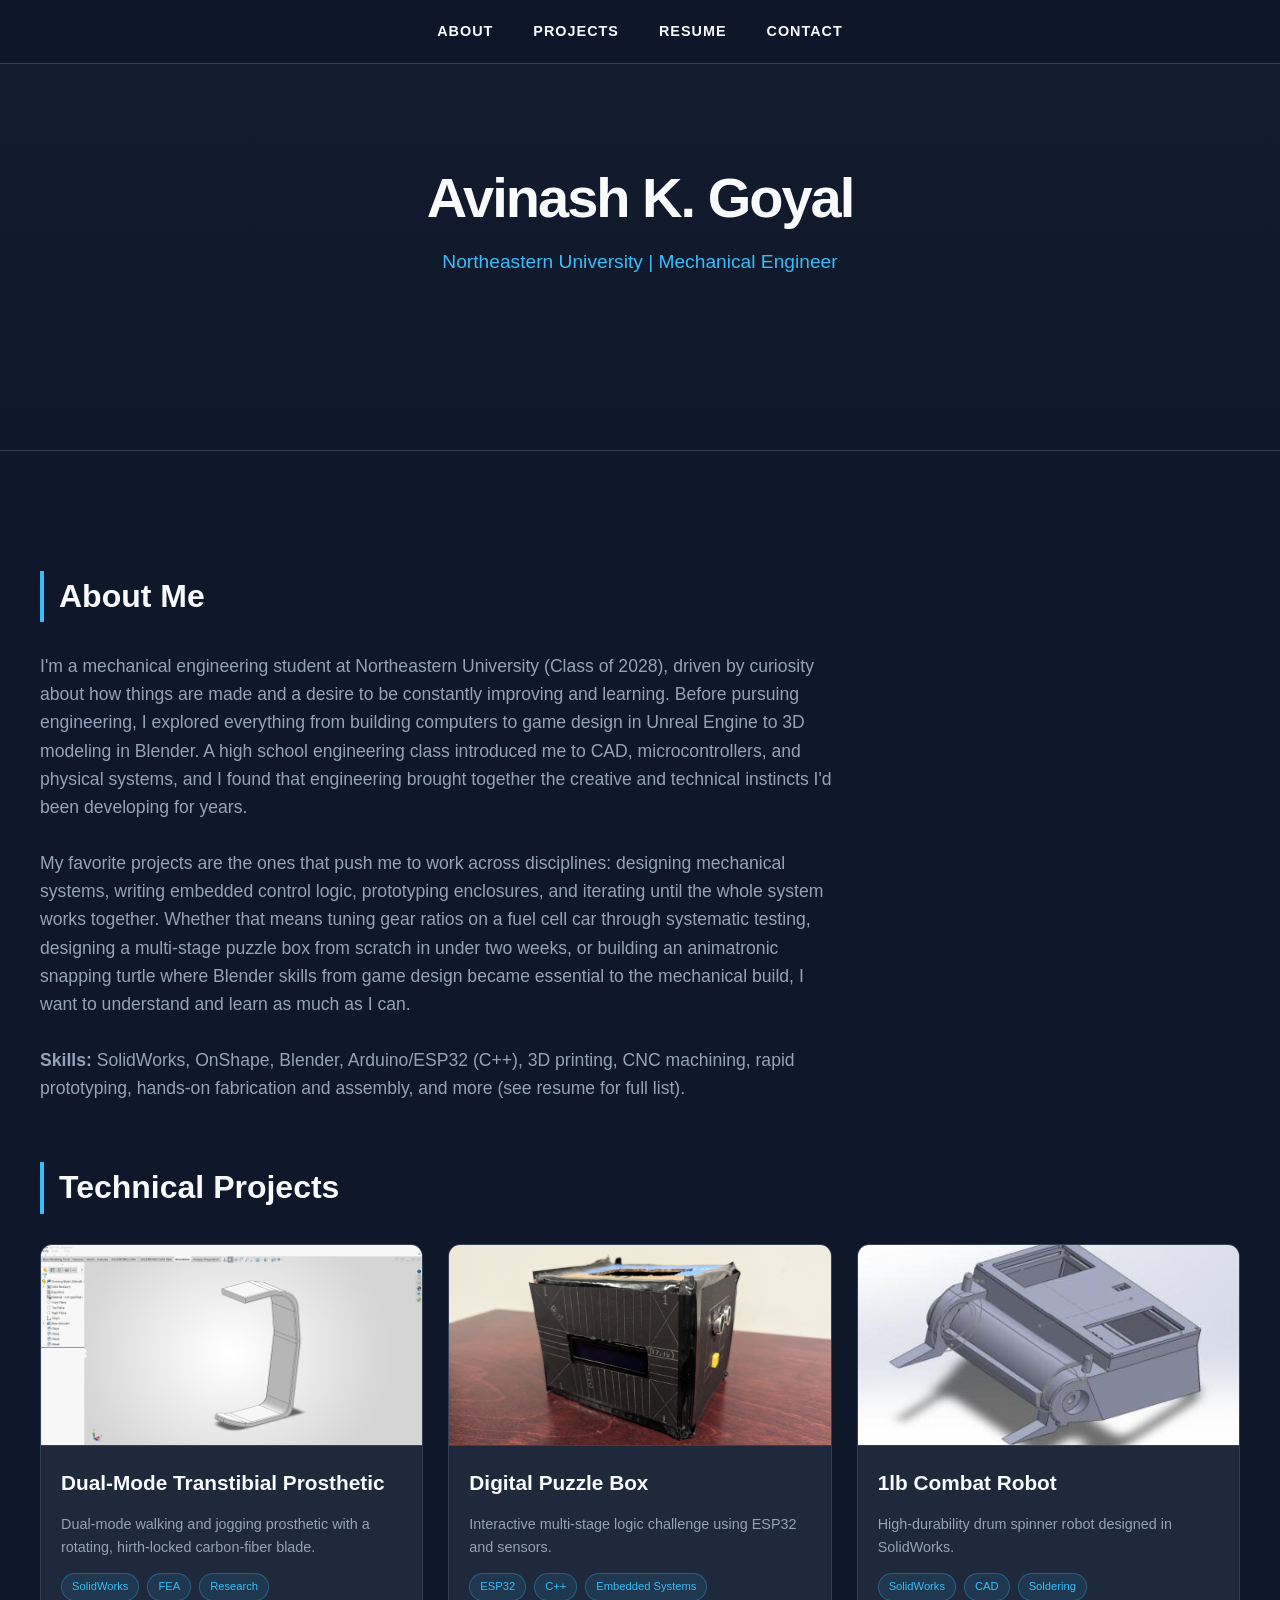
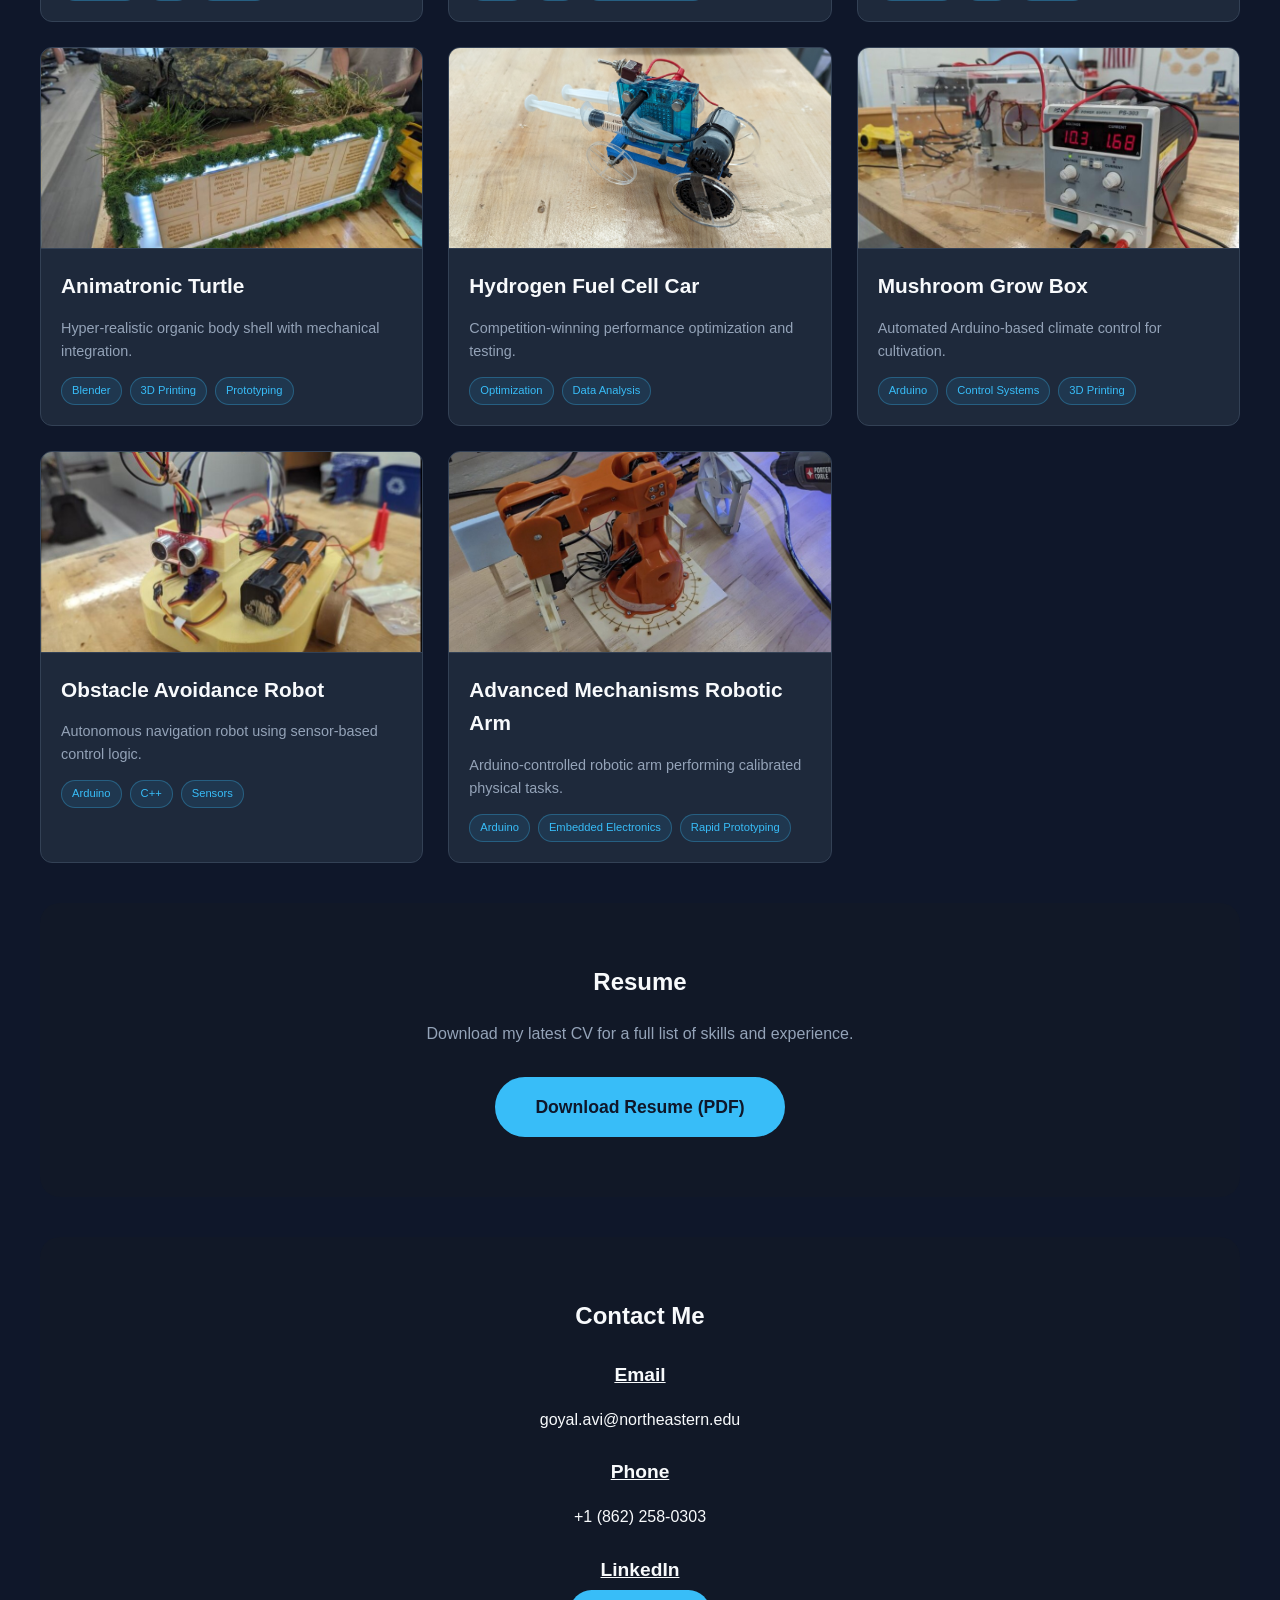
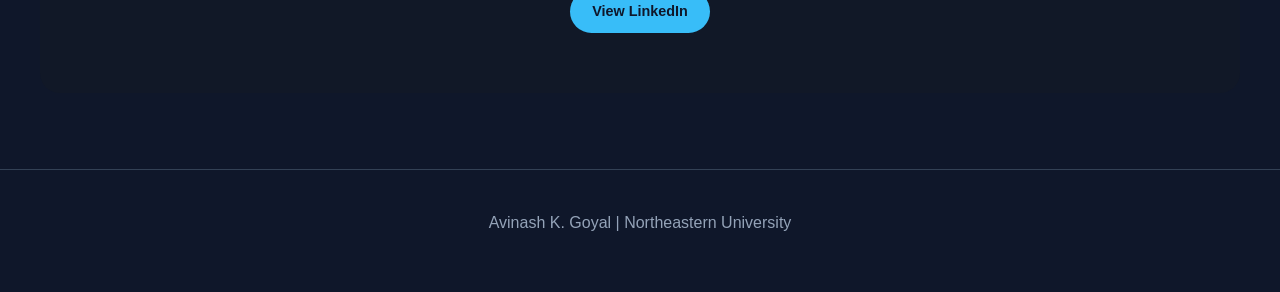
<file: index.html>
<!DOCTYPE html>
<html lang="en">
<head>
    <meta charset="UTF-8">
    <meta name="viewport" content="width=device-width, initial-scale=1.0">
    <title>Engineering Portfolio | Avinash K. Goyal</title>
    <style>
        /* FAIL-PROOF EMBEDDED CSS */
        :root {
            --bg: #0f172a;
            --card: #1e293b;
            --accent: #38bdf8;
            --text: #f8fafc;
            --text-dim: #94a3b8;
        }

        html { scroll-behavior: smooth; }
        
        body {
            font-family: 'Segoe UI', Tahoma, Geneva, Verdana, sans-serif;
            background-color: var(--bg);
            color: var(--text);
            margin: 0;
            padding: 0;
            line-height: 1.6;
        }

        /* Nav Bar */
        nav {
            position: fixed;
            top: 0; width: 100%;
            background: rgba(15, 23, 42, 0.9);
            backdrop-filter: blur(10px);
            display: flex;
            justify-content: center;
            padding: 20px 0;
            z-index: 1000;
            border-bottom: 1px solid #334155;
        }

        nav a {
            color: var(--text);
            text-decoration: none;
            margin: 0 20px;
            font-weight: bold;
            font-size: 0.9rem;
            text-transform: uppercase;
            letter-spacing: 1px;
            transition: 0.3s;
        }

        nav a:hover { color: var(--accent); }

        /* Hero */
        header {
            height: 50vh;
            display: flex;
            flex-direction: column;
            justify-content: center;
            align-items: center;
            text-align: center;
            background: linear-gradient(rgba(15, 23, 42, 0.7), var(--bg)), #1e293b;
            border-bottom: 1px solid #334155;
        }

        header h1 { font-size: 3.5rem; margin: 0; letter-spacing: -2px; }
        header p { color: var(--accent); font-size: 1.2rem; margin-top: 5px; font-weight: 300; }

        .container { max-width: 1200px; margin: 0 auto; padding: 60px 20px; }
        section { margin-top: 60px; }
        .section-title { font-size: 2rem; margin-bottom: 30px; border-left: 4px solid var(--accent); padding-left: 15px; }

        /* Project Grid */
        .project-grid {
            display: grid;
            grid-template-columns: repeat(auto-fit, minmax(320px, 1fr));
            gap: 25px;
        }

        .project-card {
            background: var(--card);
            border-radius: 12px;
            border: 1px solid #334155;
            overflow: hidden;
            cursor: pointer;
            transition: all 0.3s ease;
            display: flex;
            flex-direction: column;
        }

        .project-card:hover { 
            transform: translateY(-8px); 
            border-color: var(--accent);
            box-shadow: 0 10px 30px rgba(0,0,0,0.5);
        }

        .project-img {
            height: 200px;
            background-size: cover;
            background-position: center;
            background-color: #0f172a;
            border-bottom: 1px solid #334155;
        }

        .project-info { padding: 20px; }
        .project-info h3 { margin: 0 0 10px 0; color: var(--text); font-size: 1.3rem; }
        .project-info p { font-size: 0.9rem; color: var(--text-dim); margin-bottom: 15px; height: 45px; overflow: hidden; }

        .tags { display: flex; flex-wrap: wrap; gap: 8px; }
        .tags span {
            font-size: 0.7rem;
            background: rgba(56, 189, 248, 0.1);
            color: var(--accent);
            padding: 4px 10px;
            border-radius: 50px;
            border: 1px solid rgba(56, 189, 248, 0.3);
        }

        /* Resume & Contact Sections */
        #resume, #contact { text-align: center; background: #111827; border-radius: 20px; margin-top: 40px; padding: 60px 20px; }
        
        .resume-btn, .contact-btn {
            display: inline-block;
            background: var(--accent);
            color: #0f172a;
            text-decoration: none;
            font-weight: bold;
            transition: 0.3s;
            border-radius: 50px;
        }

        .resume-btn { padding: 16px 40px; font-size: 1.1rem; }
        .contact-btn { padding: 10px 22px; font-size: 0.9rem; }
        .resume-btn:hover, .contact-btn:hover { transform: scale(1.05); background: #fff; }

        .contact-title { font-size: 1.2rem; font-weight: bold; text-decoration: underline; margin-top: 25px; margin-bottom: 5px; color: var(--text); }

        /* Pop-up Modal */
        .modal {
            display: none;
            position: fixed;
            z-index: 2000;
            top: 0; left: 0; width: 100%; height: 100%;
            background: rgba(0,0,0,0.95);
            overflow-y: auto;
            backdrop-filter: blur(8px);
        }

        .modal-content {
            background: var(--card);
            margin: 40px auto;
            padding: 40px;
            width: 90%;
            max-width: 900px;
            border-radius: 20px;
            position: relative;
            border: 1px solid var(--accent);
        }

        .close {
            position: absolute;
            top: 20px; right: 25px;
            font-size: 40px; cursor: pointer; color: var(--text-dim);
        }
        .close:hover { color: var(--accent); }

        .modal-label { color: var(--accent); font-weight: bold; }

        /* VERTICAL IMAGE LAYOUT */
        #modalImages {
            display: flex;
            flex-direction: column;
            gap: 40px;
            margin-top: 30px;
        }

        .modal-item {
            display: flex;
            flex-direction: column;
            align-items: center;
            border-bottom: 1px solid #334155;
            padding-bottom: 30px;
        }

        .modal-item:last-child { border-bottom: none; }

        #modalImages img {
            width: 100%;
            max-width: 800px;
            border-radius: 12px;
            border: 1px solid #334155;
        }

        .img-caption {
            margin-top: 15px;
            font-size: 1rem;
            color: var(--text-dim);
            font-style: italic;
            text-align: center;
            max-width: 700px;
        }

        @media (max-width: 600px) {
            header h1 { font-size: 2.5rem; }
        }
    </style>
</head>
<body>

    <nav>
        <a href="#about">About</a>
        <a href="#projects">Projects</a>
        <a href="#resume">Resume</a>
        <a href="#contact">Contact</a>
    </nav>

    <header>
        <h1>Avinash K. Goyal</h1>
        <p>Northeastern University | Mechanical Engineer</p>
    </header>

    <div class="container">
        
        <section id="about">
            <h2 class="section-title">About Me</h2>
            <p style="font-size: 1.1rem; max-width: 800px; color: var(--text-dim);">
                I'm a mechanical engineering student at Northeastern University (Class of 2028), driven by curiosity about how things are made and a desire to be constantly improving and learning. Before pursuing engineering, I explored everything from building computers to game design in Unreal Engine to 3D modeling in Blender. A high school engineering class introduced me to CAD, microcontrollers, and physical systems, and I found that engineering brought together the creative and technical instincts I'd been developing for years.<br><br>My favorite projects are the ones that push me to work across disciplines: designing mechanical systems, writing embedded control logic, prototyping enclosures, and iterating until the whole system works together. Whether that means tuning gear ratios on a fuel cell car through systematic testing, designing a multi-stage puzzle box from scratch in under two weeks, or building an animatronic snapping turtle where Blender skills from game design became essential to the mechanical build, I want to understand and learn as much as I can.<br><br><strong>Skills:</strong> SolidWorks, OnShape, Blender, Arduino/ESP32 (C++), 3D printing, CNC machining, rapid prototyping, hands-on fabrication and assembly, and more (see resume for full list).
            </p>
        </section>

        <section id="projects">
            <h2 class="section-title">Technical Projects</h2>
            <div class="project-grid">
                
		 <div class="project-card" onclick="handleProjectClick(0)">
                    <div class="project-img" style="background-image: url('leg-preview.jpg');"></div>
                    <div class="project-info">
                        <h3>Dual-Mode Transtibial Prosthetic</h3>
                        <p>Dual-mode walking and jogging prosthetic with a rotating, hirth-locked carbon-fiber blade.</p>
                        <div class="tags"><span>SolidWorks</span> <span>FEA</span> <span>Research</span></div>
                    </div>
                </div>


                <div class="project-card" onclick="handleProjectClick(1)">
                    <div class="project-img" style="background-image: url('puzzle-preview.jpg');"></div>
                    <div class="project-info">
                        <h3>Digital Puzzle Box</h3>
                        <p>Interactive multi-stage logic challenge using ESP32 and sensors.</p>
                        <div class="tags"><span>ESP32</span> <span>C++</span> <span>Embedded Systems</span></div>
                    </div>
                </div>

                <div class="project-card" onclick="handleProjectClick(2)">
                    <div class="project-img" style="background-image: url('robot-preview.jpg');"></div>
                    <div class="project-info">
                        <h3>1lb Combat Robot</h3>
                        <p>High-durability drum spinner robot designed in SolidWorks.</p>
                        <div class="tags"><span>SolidWorks</span> <span>CAD</span> <span>Soldering</span></div>
                    </div>
                </div>

                <div class="project-card" onclick="handleProjectClick(3)">
                    <div class="project-img" style="background-image: url('turtle-preview.jpg');"></div>
                    <div class="project-info">
                        <h3>Animatronic Turtle</h3>
                        <p>Hyper-realistic organic body shell with mechanical integration.</p>
                        <div class="tags"><span>Blender</span> <span>3D Printing</span> <span>Prototyping</span></div>
                    </div>
                </div>

                <div class="project-card" onclick="handleProjectClick(4)">
                    <div class="project-img" style="background-image: url('car-preview.jpg');"></div>
                    <div class="project-info">
                        <h3>Hydrogen Fuel Cell Car</h3>
                        <p>Competition-winning performance optimization and testing.</p>
                        <div class="tags"><span>Optimization</span> <span>Data Analysis</span></div>
                    </div>
                </div>

                <div class="project-card" onclick="handleProjectClick(5)">
                    <div class="project-img" style="background-image: url('grow-preview.jpg');"></div>
                    <div class="project-info">
                        <h3>Mushroom Grow Box</h3>
                        <p>Automated Arduino-based climate control for cultivation.</p>
                        <div class="tags"><span>Arduino</span> <span>Control Systems</span> <span>3D Printing</span></div>
                    </div>
                </div>

                <div class="project-card" onclick="handleProjectClick(6)">
                    <div class="project-img" style="background-image: url('avoid-preview.jpg');"></div>
                    <div class="project-info">
                        <h3>Obstacle Avoidance Robot</h3>
                        <p>Autonomous navigation robot using sensor-based control logic.</p>
                        <div class="tags"><span>Arduino</span> <span>C++</span> <span>Sensors</span></div>
                    </div>
                </div>

                <div class="project-card" onclick="handleProjectClick(7)">
                    <div class="project-img" style="background-image: url('arm-preview.jpg');"></div>
                    <div class="project-info">
                        <h3>Advanced Mechanisms Robotic Arm</h3>
                        <p>Arduino-controlled robotic arm performing calibrated physical tasks.</p>
                        <div class="tags"><span>Arduino</span> <span>Embedded Electronics</span> <span>Rapid Prototyping</span></div>
                    </div>
                </div>

            </div>
        </section>

        <section id="resume">
            <h2 style="margin-top: 0;">Resume</h2>
            <p style="color: var(--text-dim); margin-bottom: 30px;">Download my latest CV for a full list of skills and experience.</p>
            <a href="resume.pdf" class="resume-btn" target="_blank">Download Resume (PDF)</a>
        </section>

        <section id="contact">
            <h2 style="margin-top: 0;">Contact Me</h2>
            <div class="contact-title">Email</div>
            <p>goyal.avi@northeastern.edu</p>
            <div class="contact-title">Phone</div>
            <p>+1 (862) 258-0303</p>
            <div class="contact-title">LinkedIn</div>
            <a href="https://www.linkedin.com/in/avinash-k-goyal" target="_blank" class="contact-btn">View LinkedIn</a>
        </section>
    </div> 

    <footer>
        <p style="text-align: center; color: var(--text-dim); padding: 40px 0; border-top: 1px solid #334155;">
            Avinash K. Goyal | Northeastern University
        </p>
    </footer>

    <div id="projectModal" class="modal">
        <div class="modal-content">
            <span class="close" onclick="closeModal()">&times;</span>
            <h2 id="modalTitle" style="color:var(--accent); margin-top: 0; font-size: 2rem;"></h2>
            <p id="modalDesc" style="font-size: 1.1rem; line-height: 1.8; color: var(--text-dim);"></p>
            <h4 style="margin-bottom: 10px; border-bottom: 1px solid #334155; padding-bottom: 5px;">Project Documentation</h4>
            <div id="modalImages"></div>
        </div>
    </div>

    <script>
        // PROJECT DATA SOURCE
        const projectData = [
	

	{
        title: "Dual-Mode Transtibial Prosthetic",
        desc: "<span class=modal-label>Timeline:</span> May, 2026 - Present<br><br><span class=modal-label>Goal:</span> Design a single transtibial prosthetic, roughly 15 inches tall, that integrates both a walking foot and a dedicated running blade in one system. Instead of swapping prostheses to change activity, the user rotates the lower assembly and locks it in place to switch between a stable walking mode and a spring-like jogging mode.<br><br><span class=modal-label>Approach &amp; Challenges:</span> I started on the research side, reviewing peer-reviewed biomechanics literature on running-specific prostheses to understand how blade geometry, stiffness, and height influence gait, ground reaction forces, and side-to-side asymmetry. Most published blades are tuned for sprinting, so I used the research to inform a blade profile aimed at jogging speeds instead.<br><br>From there I sketched the full system: the socket, a set of frame supports, a rotation mechanism for switching modes, and a removable walking foot retained by a pin detent. The hardest design decision was how to lock the two modes repeatably and safely. I chose a Hirth-style coupling, where two face-toothed rings are pushed together by a spring. The teeth disengage axially to allow rotation, then re-seat into the same indexed position every time, giving precise, high-load locking that does not slip under body weight.<br><br>I modeled the blade in SolidWorks from a fully dimensioned sketch and ran static FEA using Hexcel AS4C carbon fiber and its 4 GPa yield strength. I tested loading at both the forefoot and the top mounting platform to capture different points in a stride. The analysis showed stress concentrating along the curved segment of the blade, so I added fillets through that transition and confirmed a factor of safety of 3.7.<br><br><span class=modal-label>Outcome:</span> This is an early-stage, in-progress personal project. So far the overall architecture, the mode-switching concept, and a structurally validated blade geometry are defined. Next steps are detailing the rotation and locking hardware, designing the socket interface, and moving toward a physical prototype.",
        images: [
            { src: 'leg-preview.jpg', cap: 'Current running blade shape to test necessary forces.' },
            { src: 'leg-FEA-toe.jpg', cap: 'FEA stress study on toe portion of leg at 4500 N of force.' },
            { src: 'leg-FEA-top.jpg', cap: 'FEA stress study on top portion of leg at 4500 N of force.' },
            { src: 'leg-sketch.jpg', cap: '2D SolidWorks sketch for blade profile.' },
            { src: 'leg-drawing-front.jpg', cap: 'Front facing sketch showing preliminary plan for prosthetic.' },
	    { src: 'leg-drawing-side.jpg', cap: 'Side facing sketch showing preliminary plan for prosthetic.' },
	    { src: 'leg-drawing-hirth.jpg', cap: 'Sketch showing preliminary plan for hirth rotating mechanism.' }
        ]
    },

            {
		title: "Digital Puzzle Box",
        desc: "<span class=modal-label>Timeline:</span> Sept - Oct, 2025<br><br><span class=modal-label>Goal:</span> To improve upon my skills with microcontrollers, I challenged myself with an interactive, multi-stage puzzle box combining embedded electronics with physical interaction.<br><br><span class=modal-label>Approach &amp; Challenges:</span> I built the system around an ESP32 and an LCD since it was what I had on hand, along with ultrasonic distance sensors, tactile buttons, servo-driven mechanisms, and a joystick, which I had never worked with before. I wrote the embedded software in C++ using the Arduino IDE, structured around a counter that tracked progress through each completed stage.<br><br>I wanted each puzzle to make full use of its assigned sensor and for difficulty to build as the user progressed. For example, the distance sensor stage required moving the box a specific distance from the wall to proceed, while the final stage required entering the Konami code on the joystick, with the last inputs (B, A, Start) mapped to buttons on earlier faces of the box.<br><br>The biggest challenge was working with cardboard: parts had trouble staying in place, and cuts weren\&apos;t precise enough for reliable sensor mounting. The complexity of the electronics also caused frequent glitches early on, most of which I was able to find and fix when optimizing the code.<br><br><span class=modal-label>Outcome:</span> Went from concept to a functional prototype in under two weeks. Friends and family who tested it found some stages overly complicated, which taught me that if I were to revisit this, I\&apos;d rely less on outside knowledge, lean more into the sensors themselves, and reduce the number of steps to solve each puzzle. The project strengthened my embedded systems skills and reinforced the importance of considering user experience throughout the design process and keeping code simple and  well organized.",
        images: [
            { src: 'puzzle-preview.jpg', cap: 'Full assembly of the puzzle box.' },
            { src: 'puzzle-1.jpg', cap: 'Front face of puzzle box with the LCD display.' },
            { src: 'puzzle-2.jpg', cap: 'First puzzle side. Users would have to press the yellow button at the distance ranges marked on the front face.' },
            { src: 'puzzle-3.jpg', cap: 'Second puzzle side. A binary-encoded message on the front face spells "Fibonacci," cueing the user to this stage. Each button is labeled with alternating positions in the sequence (red: 1, 3, 5; blue: 2, 4, 6), and the user must press each button a number of times matching the Fibonacci value at that position: red 0 times, blue 1, red 1, blue 2, red 3, blue 5.' },
            { src: 'puzzle-4.jpg', cap: 'Third puzzle side. A coded message on the bottom of the box deciphers to "Konami," cueing the user to enter the classic Konami cheat code (up, up, down, down, left, right, left, right, B, A, Start) using the joystick at the center. The final three inputs: B, A, and Start, are mapped to buttons on earlier faces of the box, requiring the user to recall and revisit previous stages to complete the sequence.' }
        ]
    },
    {
        title: "1lb Combat Robot",
        desc: "<span class=modal-label>Timeline:</span> May - June, 2025<br><br><span class=modal-label>Goal:</span> Design a 1-pound competitive combat robot optimized to balance offensive power with survivability under strict weight and dimensional constraints.<br><br><span class=modal-label>Approach &amp; Challenges:</span> After researching different weapon archetypes, I chose a drum spinner design because it balanced the maneuverability of horizontal spinners with the cutting and flipping capability of vertical spinners. I modeled the chassis in SolidWorks with a low-profile architecture to prevent weapons from striking underneath. Even if the robot were flipped, the wheels extend above the top plate for inverted driving, which also reduced the amount of armor needed and saved weight. The sides feature sloped surfaces to deflect hits, and the front uses low-clearance forks to get underneath opponents and feed them into the two-toothed drum.<br><br>My biggest challenges were time and weight. I was the only person working on the robot, as opposed to the usual three-person team, so efficient design was critical to leaving time for soldering, electronics, and testing. Weight was a constant battle: many of my designs came in just slightly over the limit, and estimation errors in the software often meant reprinting parts or manually removing material to make weight.<br><br><span class=modal-label>Outcome:</span> The final design passed initial inspection, but faulty electronics and lingering weight issues on competition day prevented me from competing against other bots. While disappointing, this was still one of my most rewarding projects. Working solo forced me to manage every aspect of the build, and the weight struggles taught me to design with tighter margins and validate estimates earlier.",
        images: [
            { src: 'robot-preview.jpg', cap: 'Full robot in Solidworks assembly.' },
            { src: 'robot-4.jpg', cap: 'Spinner weapon side view. Design inspired by hurricane weather icon.' },
            { src: 'robot-1.jpg', cap: 'Initial test print to see if electronics will fit.' },
            { src: 'robot-3.jpg', cap: 'Final print of the robot with electronics assembled.' },
	    { src: 'robot-sketch.jpeg', cap: 'Early rough-sketches for the robot design. I was originally experimenting with the idea of adding a wedge that could flip down and cover the weapon but decided it was too mechanically complex. The final design ended up being much more similar to my second sketch. A drum design was always envisioned and is shown in both designs.' }
        ]
    },
    {
        title: "Animatronic Snapping Turtle",
        desc: "<span class=modal-label>Timeline:</span> Jan - June, 2024<br><br><span class=modal-label>Goal:</span> The final project for my high school engineering class was to use everything we learned over two years to create a realistic full-scale animatronic animal display with three forms of motion that also taught viewers about the animal. My group chose an alligator snapping turtle, and my task was to create the realistic outer shell over a six-month timeframe.<br><br><span class=modal-label>Approach &amp; Challenges:</span> Using sculpting techniques I learned making video game characters (blocking out shapes, sculpting brushes, and working from top/side/back profile references), I modeled the body in Blender and fabricated it using 3D printing. I focused on replicating the basic body shape, arms, and a realistic shell texture. These printed parts served as the main structure where pneumatics and motors could attach. The three planned motions were the jaw shutting, the neck extending, and the front legs swimming. The arms had holes for wooden dowels to connect to the linkage system, and the head had an opening for a syringe cap to enable a pneumatic extend/retract mechanism.<br><br>For the jaw, I originally tried making space for a servo inside the head, but couldn\&apos;t. Then, while researching turtle facts, I learned that alligator snapping turtles hunt by wiggling their tongue underwater to mimic a worm and attract fish. That reminded me of a string, so we glued a visible string inside the mouth and used a servo in the back to pull it, closing the jaw. I painted the visible portion to look like the worm-tongue, connecting a functional mechanism directly to the animal\&apos;s real biology.<br><br>The most difficult part was the skin. I needed a material that was flexible enough to move with the components and mimicked the wrinkly texture of real turtle skin. My first attempt was 3D printing flexible TPU sheets modeled in Blender using a normal map (a game design texture that encodes surface depth information), but the filament was incompatible with our printers. I then tried printing a solid textured block and vacuum-forming another material over it, but the geometry was too complex and would have taken three days to print. The solution ended up being simple: regular fabric with epoxy putty smeared across the surface, giving it both the flexibility and the rough, wrinkled texture I needed. A final paint job and hand-sculpted clay spikes completed the look.<br><br><span class=modal-label>Outcome:</span> The final shell achieved a convincing natural appearance while remaining fully compatible with the internal actuation system. I learned a lot about collaborating with a large team to make parts compatible, and about researching and prototyping creative solutions when the obvious approach doesn\&apos;t work. This remains my most complex project and the most fun, as I got to combine skills from game design with hands-on engineering in ways I hadn\&apos;t expected.",
        images: [
            { src: 'turtle-preview.jpg', cap: 'Finished Anamatronic with base and integrated mechanisms.' },
            { src: 'turtle-1.jpg', cap: '3D sculpt of the body in Blender using a reference found online to build and block out.' },
            { src: 'turtle-2.jpg', cap: 'Finished 3D model of body, shell, arms, and head in Blender.' },
            { src: 'turtle-3.jpg', cap: 'Holes in the back of the head print to fix syringe head and let string pass through.' },
            { src: 'turtle-4.jpg', cap: 'All parts of anamatronic shell 3D printed.' },
            { src: 'turtle-5.jpg', cap: 'Initial attempt at embedding normal map texture in 3D-printable block.' },
            { src: 'turtle-6.jpg', cap: 'Adding epoxy putty to fabric to give accurate skin texture.' },
            { src: 'turtle-8.jpg', cap: 'Front view of finished anamtronic with painted tongue.' }
        ]
    },
    {
        title: "Hydrogen Fuel Cell Car",
        desc: "<span class=modal-label>Timeline:</span> Dec, 2023<br><br><span class=modal-label>Goal:</span> Maximize the speed of a hydrogen fuel cell-powered model vehicle under strict competition constraints, including a fixed power source and limited modification allowances.<br><br><span class=modal-label>Approach &amp; Challenges:</span> With the powertrain essentially locked, performance gains had to come from everything else: vehicle weight, gear ratios, wheel diameter, and mechanical efficiency. Instead of guessing, I developed a structured testing process where I isolated each variable through timed experimental runs, changing one factor at a time to measure its effect. The data from those runs guided each design iteration. For example, testing revealed that gear ratio had a more significant impact on overall performance than weight reduction, which shifted my optimization priority toward drivetrain configuration and the balance between torque and speed. Additionally, ratios that prioritized torque performed much better, as the fuel cell alone didn't supply enough power to move the car. I also tested other factors, such as adding bearings for smoother rotation, which improved performance enough to outweigh the added mass (literally).<br><br>The main challenge with this approach was that changing certain variables, particularly gear ratios, was time-consuming. Over time, I adapted the system by adding motor spacers and mounting components with Velcro and zip ties, allowing for quick ratio swaps and the corresponding changes in mounting height.<br><br><span class=modal-label>Outcome:</span> The final design used a 1:2 gear ratio and was able to travel 30 feet in an average of 8.538 seconds, making it nearly double as fast compared to initial tests. It achieved top performance in the competition, along with receiving the Best Engineered Car Award for its systematic design and optimization process. The key takeaway was the value of data-driven iteration: having a structured testing process meant I could make confident design decisions instead of relying on intuition.",
        images: [
            { src: 'car-preview.jpg', cap: 'Final car design, with best performing gear ratio and wheel size.' },
            { src: 'car-1.jpg', cap: 'Initial prototype for car body made from cut foam board.' },
            { src: 'car-2.jpg', cap: 'Layout of all car components.' },
            { src: 'car-3.jpg', cap: 'First car design used for testing gear ratios.' },
	    { src: 'car-documents.jpg', cap: 'Later documentation going over some design choices and the final car.' }
        ]
    },
    {
        title: "Mushroom Grow Box",
        desc: "<span class=modal-label>Timeline:</span> April - June, 2023<br><br><span class=modal-label>Goal:</span> Program and house the electronics for an environmental control system capable of monitoring and regulating temperature and humidity within the narrow ranges required for mushroom cultivation.<br><br><span class=modal-label>Approach &amp; Challenges:</span> The electronics use an Arduino Uno, reading from temperature and humidity sensors, driving control components (fans, heating elements) through a C++ program that continuously adjusts outputs based on sensor feedback. After testing everything on a breadboard and soldering the final connections, I moved on to housing the components, designing a custom 3D-printed enclosure in OnShape. The main challenge was finding the best way to use the limited space available while keeping everything easily accessible.<br><br>To maximize space, the box was designed around the outer housing for the fan and water chamber that controls humidity. The final version uses snap-fit joints for tool-free mounting, internal cable routing channels to keep wiring organized, and a dedicated access port so I can reprogram the Arduino without disassembling anything. These small quality-of-life features made the difference between a prototype I'd use once and a system that's practical to maintain and adjust over time.<br><br><span class=modal-label>Outcome:</span> The system successfully demonstrated automated environmental monitoring and control within a compact, maintainable design. I learned about the importance of integrating simple features early that make things easier to edit and maintain later.",
        images: [
            { src: 'grow-preview.jpg', cap: 'Finished grow box assembled.' },
            { src: 'grow-1.jpg', cap: 'Testing the electronics of the grow box with a prototype circuit.' },
            { src: 'grow-4.jpg', cap: '3D printed enclosure for housing the Arduino and sensors with access port on the top.' },
            { src: 'grow-2.jpg', cap: 'Electronics housed in 3D printed enclosure.' }
        ]
    },
    {
        title: "Obstacle Avoidance Robot",
        desc: "<span class=modal-label>Timeline:</span> Sept - Oct, 2023<br><br><span class=modal-label>Goal:</span> Build an autonomous robot that can navigate obstacle-filled environments using only real-time sensor feedback, with no remote control or pre-mapped paths.<br><br><span class=modal-label>Approach &amp; Challenges:</span> I designed the chassis in OnShape and 3D printed it, keeping the geometry simple to make sensor and motor mounting straightforward. The robot used an ultrasonic sensor mounted on a servo motor to scan five points across its field of view. It was programmed to move forward in set increments of approximately one foot, taking the five readings to determine which direction had the most open space. If there wasn't enough room in front, the robot would rotate 180 degrees to scan behind it and find a new path. I opted for a two-wheel design to make spinning in place easier, and added rubber to the wheel surfaces to increase grip. The remaining space on top was used for electronics.<br><br>The main challenge was soldering, as this was my first time doing it for a project. My first attempt was messy, but after practicing on some spare components, I was able to clean up my technique and create strong, reliable connections.<br><br><span class=modal-label>Outcome:</span> The completed robot reliably navigated cluttered environments with fully autonomous control. Looking back with what I know now, the step-based movement approach was a bit flawed since it made navigation feel janky. If I were to revisit this, I'd simplify it by having the robot turn continuously while scanning until it found a sufficiently open path.",
        images: [
            { src: 'avoid-preview.jpg', cap: 'Finished obstacle avoiding robot.' },
            { src: 'avoid-1.jpg', cap: '3D printed body of robot.' },
            { src: 'avoid-2.jpg', cap: 'Improved soldering on robot circuit board.' },
            { src: 'avoid-3.jpg', cap: 'Overhead look at robot electronics.' }
        ]
    },
    {
        title: "Robotic Arm",
        desc: "<span class=modal-label>Timeline:</span> Jan, 2024<br><br><span class=modal-label>Goal:</span> Program and operate a robotic arm to perform a repeatable physical task (activating a heating device to maintain a controlled temperature in this case), demonstrating how precise motion control can enable robotics to interact reliably with real-world systems.<br><br><span class=modal-label>Approach &amp; Challenges:</span> I integrated an Arduino-controlled robotic arm with a simple environmental control system, programming the arm to move through a calibrated sequence of positions to press a control interface connected to the heater. I built supporting structures to stabilize the sensors and hardware during operation, and wrote the control logic in C++ to coordinate multiple servo motors for consistent, repeatable movement.<br><br>The bulk of the work was in calibration. Small errors in motor positioning or timing would compound across the motion sequence, causing the arm to miss its target. I used iterative testing, adjusting positions by small increments, running the sequence, measuring the deviation, and adjusting again, until the arm could reliably hit the control interface across repeated cycles.<br><br><span class=modal-label>Outcome:</span> The final system performed structured physical interactions through motion control and hardware integration. The process reinforced that precision in electromechanical systems isn't something you design once and get right; it's something you converge on through systematic testing and calibration.",
        images: [
            { src: 'arm-preview.jpg', cap: 'Assembled arm and heating mechanism.' },
            { src: 'arm-2.jpg', cap: 'Heating setup for arm using balsa wood sticks and foam.' },
            { src: 'arm-3.jpg', cap: 'Initial testing and learning how to use the robotic arm.' },
            { src: 'arm-1.jpg', cap: 'Robot arm arduino.' }
        ]
    }
];

function handleProjectClick(index) {
    const project = projectData[index];
    if (project) {
        openModal(project.title, project.desc, project.images);
    }
}

function openModal(title, desc, images) {
    document.getElementById("modalTitle").innerText = title;
    document.getElementById("modalDesc").innerHTML = desc;
    const imgContainer = document.getElementById("modalImages");
    imgContainer.innerHTML = "";
    
    images.forEach(item => {
        const wrapper = document.createElement("div");
        wrapper.className = "modal-item";

        const img = document.createElement("img");
        img.src = item.src;
        img.onerror = function() { wrapper.style.display='none'; };

        const cap = document.createElement("p");
        cap.className = "img-caption";
        cap.innerText = item.cap;

        wrapper.appendChild(img);
        wrapper.appendChild(cap);
        imgContainer.appendChild(wrapper);
    });

    document.getElementById("projectModal").style.display = "block";
    document.body.style.overflow = "hidden";
}

function closeModal() {
    document.getElementById("projectModal").style.display = "none";
    document.body.style.overflow = "auto";
}

window.onclick = function(event) {
    if (event.target == document.getElementById("projectModal")) {
        closeModal();
    }
}
                
    </script>
</body>
</html>
</file>
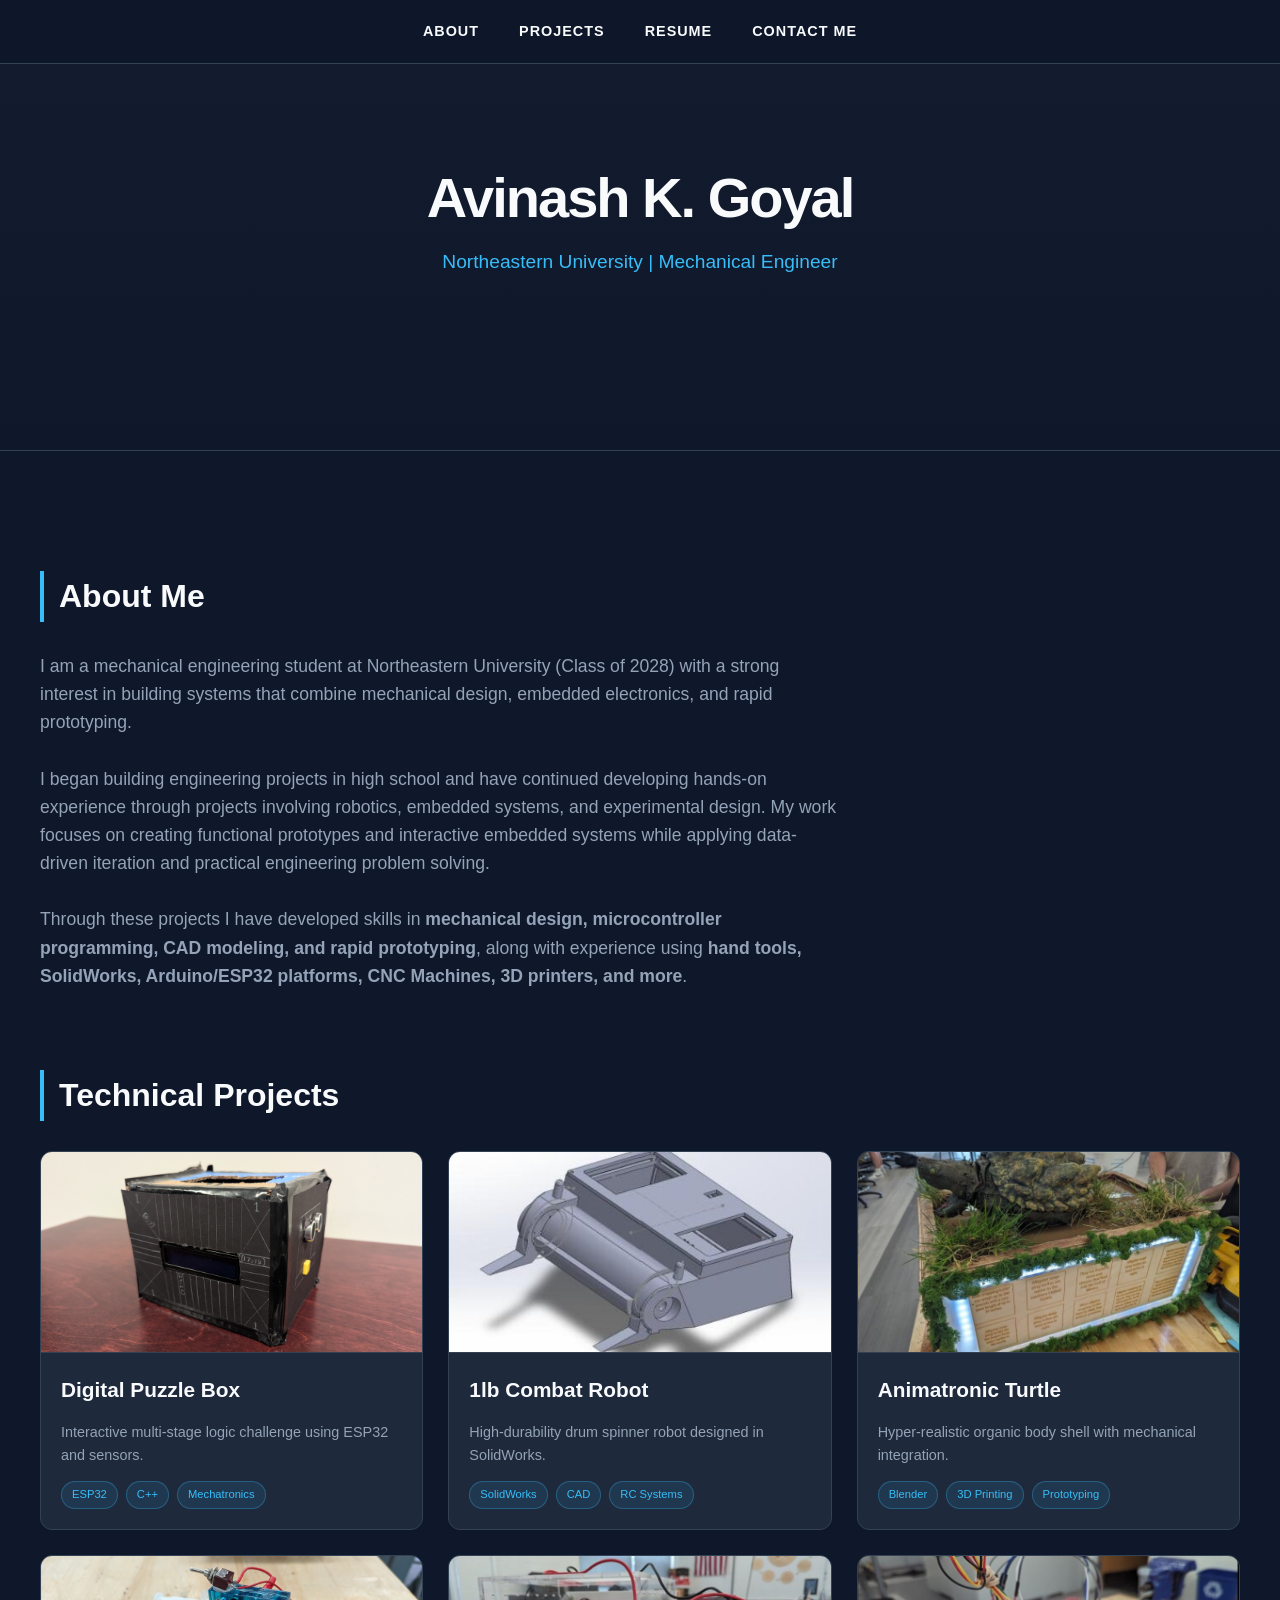
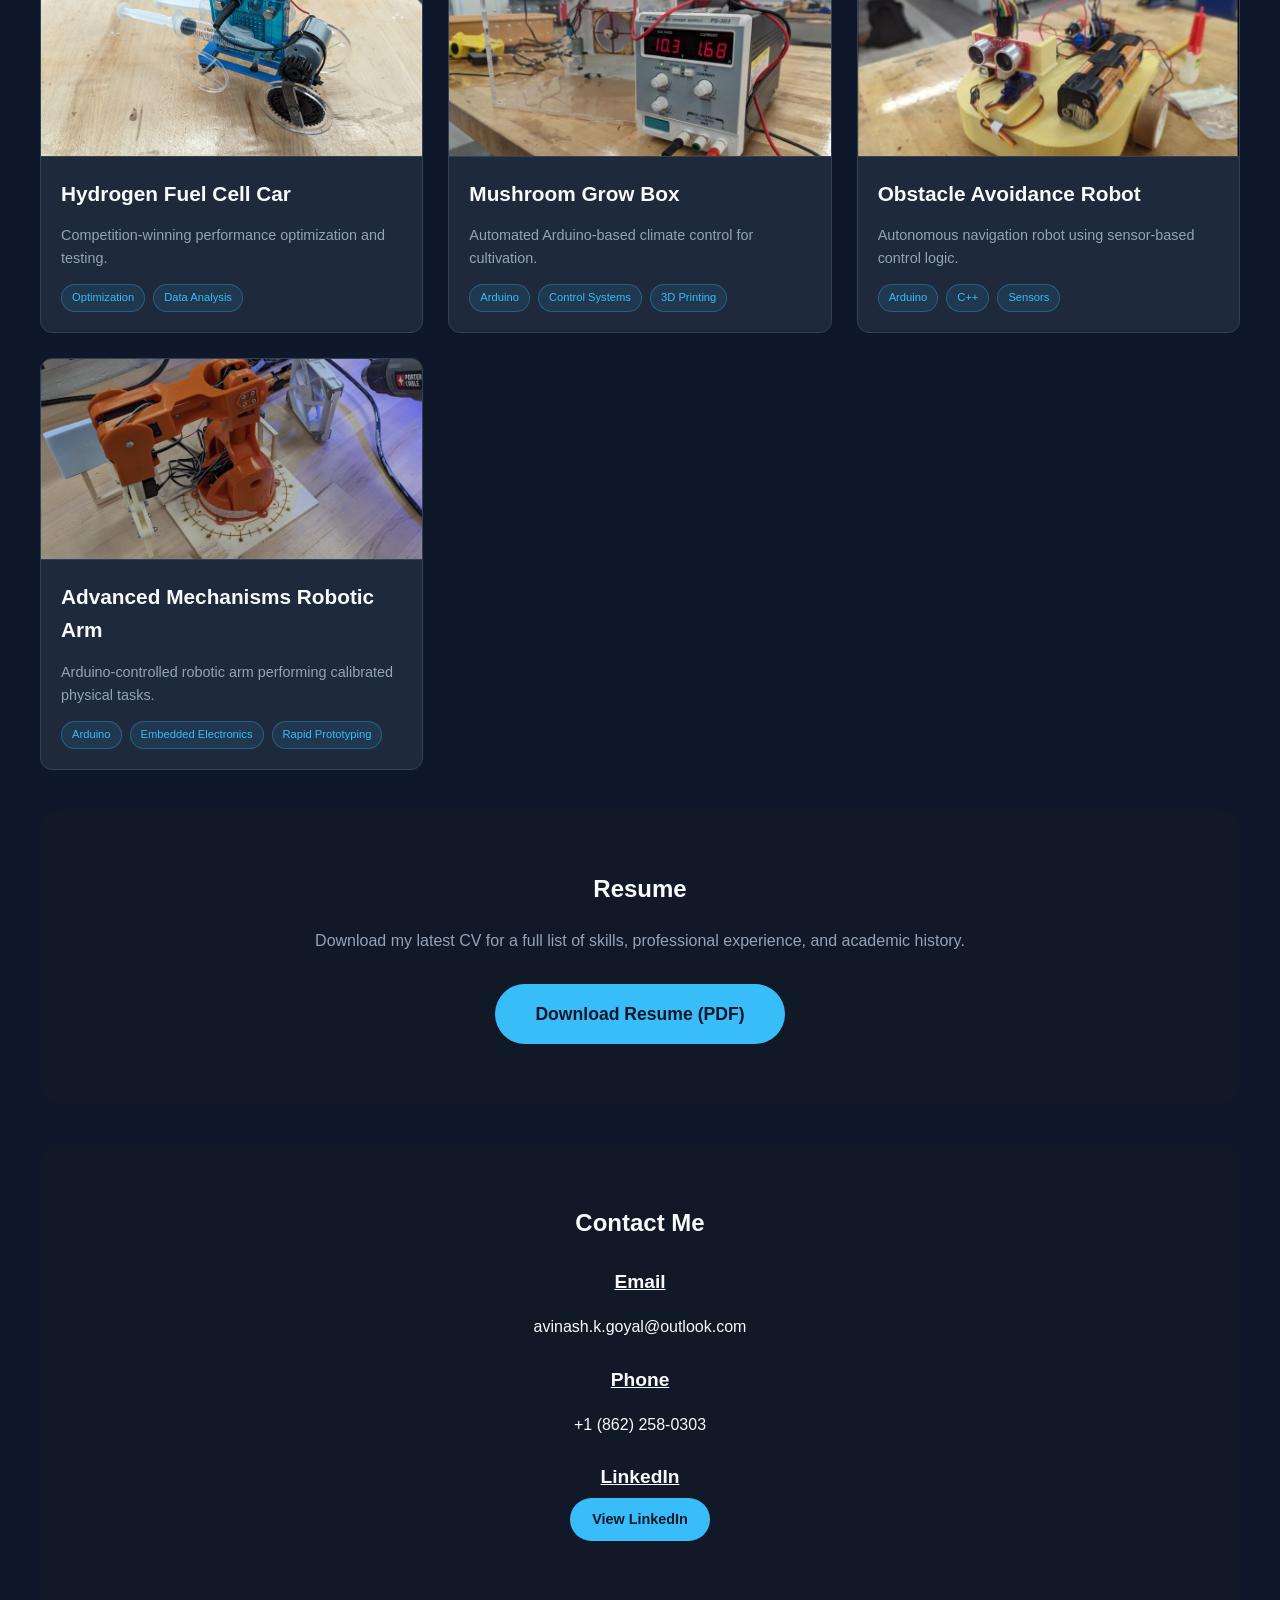
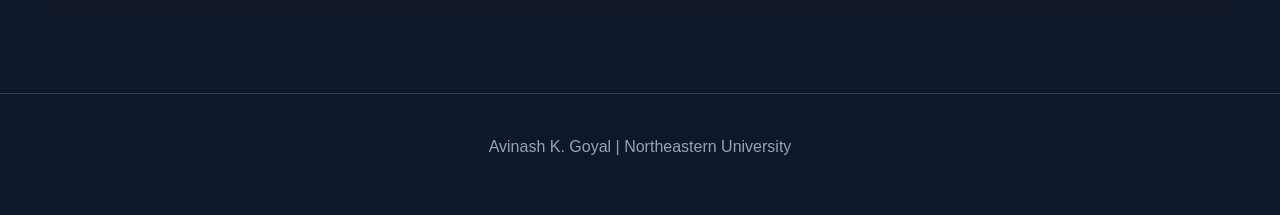
<file: Portfolio/index.html>
<!DOCTYPE html>
<html lang="en">
<head>
    <meta charset="UTF-8">
    <meta name="viewport" content="width=device-width, initial-scale=1.0">
    <title>Engineering Portfolio</title>
    <style>
        /* FAIL-PROOF EMBEDDED CSS */
        :root {
            --bg: #0f172a;
            --card: #1e293b;
            --accent: #38bdf8;
            --text: #f8fafc;
            --text-dim: #94a3b8;
        }

        html { scroll-behavior: smooth; }
        
        body {
            font-family: 'Segoe UI', Tahoma, Geneva, Verdana, sans-serif;
            background-color: var(--bg);
            color: var(--text);
            margin: 0;
            padding: 0;
            line-height: 1.6;
        }

        /* Nav Bar */
        nav {
            position: fixed;
            top: 0; width: 100%;
            background: rgba(15, 23, 42, 0.9);
            backdrop-filter: blur(10px);
            display: flex;
            justify-content: center;
            padding: 20px 0;
            z-index: 1000;
            border-bottom: 1px solid #334155;
        }

        nav a {
            color: var(--text);
            text-decoration: none;
            margin: 0 20px;
            font-weight: bold;
            font-size: 0.9rem;
            text-transform: uppercase;
            letter-spacing: 1px;
            transition: 0.3s;
        }

        nav a:hover { color: var(--accent); }

        /* Hero */
        header {
            height: 50vh;
            display: flex;
            flex-direction: column;
            justify-content: center;
            align-items: center;
            text-align: center;
            background: linear-gradient(rgba(15, 23, 42, 0.7), var(--bg)), #1e293b;
            border-bottom: 1px solid #334155;
        }

	/* Contact Header */
	.contact-title {
    	     font-size: 1.2rem;      
    	     font-weight: bold;
    	     text-decoration: underline;
    	     text-align: center;
    	     margin-top: 25px;
    	     margin-bottom: 5px;
    	     color: var(--text);
	}

        header h1 { font-size: 3.5rem; margin: 0; letter-spacing: -2px; }
        header p { color: var(--accent); font-size: 1.2rem; margin-top: 5px; font-weight: 300; }

        .container { max-width: 1200px; margin: 0 auto; padding: 60px 20px; }
	section {margin-top: 60px;}
        .section-title { font-size: 2rem; margin-bottom: 30px; border-left: 4px solid var(--accent); padding-left: 15px; }

        /* Project Grid */
        .project-grid {
            display: grid;
            grid-template-columns: repeat(auto-fit, minmax(320px, 1fr));
            gap: 25px;
        }

        .project-card {
            background: var(--card);
            border-radius: 12px;
            border: 1px solid #334155;
            overflow: hidden;
            cursor: pointer;
            transition: all 0.3s ease;
            display: flex;
            flex-direction: column;
        }

        .project-card:hover { 
            transform: translateY(-8px); 
            border-color: var(--accent);
            box-shadow: 0 10px 30px rgba(0,0,0,0.5);
        }

        /* Image Preview Area */
        .project-img {
            height: 200px;
            background-size: cover;
            background-position: center;
            background-color: #0f172a;
            border-bottom: 1px solid #334155;
        }

        .project-info { padding: 20px; }
        .project-info h3 { margin: 0 0 10px 0; color: var(--text); font-size: 1.3rem; }
        .project-info p { font-size: 0.9rem; color: var(--text-dim); margin-bottom: 15px; height: 45px; overflow: hidden; }

        .tags { display: flex; flex-wrap: wrap; gap: 8px; }
        .tags span {
            font-size: 0.7rem;
            background: rgba(56, 189, 248, 0.1);
            color: var(--accent);
            padding: 4px 10px;
            border-radius: 50px;
            border: 1px solid rgba(56, 189, 248, 0.3);
        }

        /* Resume Section */
        #resume { text-align: center; background: #111827; border-radius: 20px; margin-top: 40px; padding: 60px 20px; }
        .resume-btn {
            display: inline-block;
            background: var(--accent);
            color: #0f172a;
            padding: 16px 40px;
            border-radius: 50px;
            text-decoration: none;
            font-weight: bold;
            font-size: 1.1rem;
            transition: 0.3s;
        }
        .resume-btn:hover { transform: scale(1.05); background: #fff; }

	.contact-btn {
    	display: inline-block;
    	background: var(--accent);
    	color: #0f172a;
    	padding: 10px 22px;   /* smaller padding */
    	border-radius: 40px;
    	text-decoration: none;
    	font-weight: bold;
    	font-size: 0.9rem;    /* smaller text */
   	 transition: 0.3s;
	}

	.contact-btn:hover {
  	  transform: scale(1.05);
   	 background: #fff;
	}	

	/* Contact Me Section */
        #contact { text-align: center; background: #111827; border-radius: 20px; margin-top: 40px; padding: 60px 20px; }


        /* Pop-up Modal */
        .modal {
            display: none;
            position: fixed;
            z-index: 2000;
            top: 0; left: 0; width: 100%; height: 100%;
            background: rgba(0,0,0,0.95);
            overflow-y: auto;
            backdrop-filter: blur(8px);
        }

        .modal-content {
            background: var(--card);
            margin: 40px auto;
            padding: 40px;
            width: 90%;
            max-width: 900px;
            border-radius: 20px;
            position: relative;
            border: 1px solid var(--accent);
        }

        .close {
            position: absolute;
            top: 20px; right: 25px;
            font-size: 40px; cursor: pointer; color: var(--text-dim);
        }
        .close:hover { color: var(--accent); }

        #modalImages {
            display: grid;
            grid-template-columns: 1fr 1fr;
            gap: 15px;
            margin-top: 25px;
        }

        #modalImages img {
            width: 100%;
            border-radius: 10px;
            border: 1px solid #334155;
        }

        @media (max-width: 600px) {
            #modalImages { grid-template-columns: 1fr; }
            header h1 { font-size: 2.5rem; }
        }
    </style>
</head>
<body>

    <nav>
        <a href="#about">About</a>
        <a href="#projects">Projects</a>
        <a href="#resume">Resume</a>
	<a href="#contact">Contact Me</a>
    </nav>

    <header>
        <h1>Avinash K. Goyal</h1>
        <p>Northeastern University | Mechanical Engineer</p>
    </header>

    <div class="container">
        
        <!-- ABOUT ME -->
        <section id="about" style="margin-bottom: 80px;">
            <h2 class="section-title">About Me</h2>
            <p style="font-size: 1.1rem; max-width: 800px; color: var(--text-dim);">
                I am a mechanical engineering student at Northeastern University (Class of 2028) with a strong interest in building systems that combine mechanical design, embedded electronics, and rapid prototyping.<br><br>I began building engineering projects in high school and have continued developing hands-on experience through projects involving robotics, embedded systems, and experimental design. My work focuses on creating functional prototypes and interactive embedded systems while applying data-driven iteration and practical engineering problem solving.<br><br>Through these projects I have developed skills in <Strong>mechanical design, microcontroller programming, CAD modeling, and rapid prototyping</Strong>, along with experience using <Strong>hand tools, SolidWorks, Arduino/ESP32 platforms, CNC Machines, 3D printers, and more</Strong>.
            </p>
        </section>

        <!-- PROJECTS -->
        <section id="projects">
            <h2 class="section-title">Technical Projects</h2>
            <div class="project-grid">
                
                <!-- 1. Digital Puzzle Box -->
                <div class="project-card" onclick="openModal('Digital Puzzle Box', 'The Digital Puzzle Box is an interactive, multi-stage escape-room style puzzle system designed to combine embedded systems, physical interaction, and logical problem solving. The project integrates sensors, user input devices, and servo-driven mechanisms to create a sequential puzzle experience that must be solved step-by-step to progress.<br><br>The system was built around an ESP32 microcontroller controlling multiple input and output components including an LCD display, distance sensors, buttons, and a joystick interface. Each stage of the puzzle required users to interact with the hardware in different ways, triggering new challenges through programmed logic.<br><br>The embedded software was written in C++ using the Arduino IDE, implementing multiple puzzle types such as pattern recognition, binary decoding, timing challenges, and mathematical sequences.<br><br>The enclosure and interface components were designed to allow easy user interaction while maintaining modular electronics inside the box. Rapid prototyping techniques and low-cost materials were used to build a complete functional prototype in under two weeks.<br><br>The final system successfully demonstrated a full puzzle sequence from start to finish, showcasing how embedded electronics and mechanical actuation can create engaging interactive devices.', 'puzzle-preview.jpg,puzzle-1.jpg,puzzle-2.jpg,puzzle-3.jpg,puzzle-4.jpg')">
                    <div class="project-img" style="background-image: url('puzzle-preview.jpg');"></div>
                    <div class="project-info">
                        <h3>Digital Puzzle Box</h3>
                        <p>Interactive multi-stage logic challenge using ESP32 and sensors.</p>
                        <div class="tags"><span>ESP32</span> <span>C++</span> <span>Mechatronics</span></div>
                    </div>
                </div>

                <!-- 2. Combat Robot -->
                <div class="project-card" onclick="openModal('1lb Combat Robot', 'This project involved designing and building a 1-pound competitive combat robot optimized for durability, weapon performance, and survivability in combat robotics competitions.<br><br>The robot chassis was designed in SolidWorks with a low-profile architecture to maximize stability and ensure the robot could continue operating even if flipped over. The structure incorporated sloped armor surfaces and reinforced mounting points to improve resilience against impacts.<br><br>The front of the robot features low-clearance forks designed to gain control of opponents during engagement.<br><br>A two-tooth drum spinner weapon was engineered to maximize bite and energy transfer while staying within strict weight constraints. Iterative design was used to balance weapon mass, rotational speed, and structural strength.<br><br>Because combat robots operate under extreme conditions, special attention was given to weight distribution, structural robustness, component protection, and maintainability between matches.<br><br>The final design balanced offensive power and durability while meeting the strict weight and dimensional requirements of the competition class.', 'robot-preview.jpg,robot-1.jpg,robot-2.jpg,robot-3.jpg')">
                    <div class="project-img" style="background-image: url('robot-preview.jpg');"></div>
                    <div class="project-info">
                        <h3>1lb Combat Robot</h3>
                        <p>High-durability drum spinner robot designed in SolidWorks.</p>
                        <div class="tags"><span>SolidWorks</span> <span>CAD</span> <span>RC Systems</span></div>
                    </div>
                </div>

                <!-- 3. Animatronic Turtle -->
                <div class="project-card" onclick="openModal('Animatronic Snapping Turtle', 'This project focused on creating a realistic full-scale animatronic snapping turtle, emphasizing lifelike appearance and compatibility with internal mechanical systems.<br><br>The outer body was modeled in Blender and fabricated using 3D printing techniques. Special attention was given to surface detail and geometry so the shell and skin textures resembled the organic form of a real snapping turtle.<br><br>The design had to integrate cleanly with the internal mechanical structure while maintaining realistic proportions and surface textures.<br><br>Multiple materials and fabrication techniques were explored to achieve realistic appearance and flexibility, including, flexible TPU printing, fabric layering, custom paint blending, and epoxy surface finishing. These methods allowed experimentation with different ways to replicate organic textures and motion.<br><br>The final animatronic shell achieved a convincing natural appearance while remaining compatible with the internal actuation system.', 'turtle-preview.jpg,turtle-1.jpg,turtle-2.jpg,turtle-3.jpg,turtle-4.jpg,turtle-5.jpg,turtle-6.jpg,turtle-7.jpg,turtle-8.jpg')">
                    <div class="project-img" style="background-image: url('turtle-preview.jpg');"></div>
                    <div class="project-info">
                        <h3>Animatronic Turtle</h3>
                        <p>Hyper-realistic organic body shell with mechanical integration.</p>
                        <div class="tags"><span>Blender</span> <span>3D Printing</span> <span>Prototyping</span></div>
                    </div>
                </div>

                <!-- 4. Hydrogen Fuel Cell Car -->
                <div class="project-card" onclick="openModal('Hydrogen Fuel Cell Car', 'This project involved designing and optimizing a hydrogen fuel cell powered model vehicle as part of a competitive engineering challenge.<br><br>The goal was to maximize vehicle performance while operating under strict competition constraints including a fixed power source and limited modification allowances.<br><br>A structured testing process was developed to analyze how design variables affected performance. Key factors studied included vehicle weight, gear ratios, wheel diameter, and mechanical efficiency. Timed experimental runs were conducted to isolate the effect of each variable.<br><br>Data from testing was used to guide design improvements and drivetrain configuration adjustments. These iterative changes improved the balance between torque and speed.<br><br>The final design achieved top performance in the competition and received the Best Engineered Car Award for its systematic design and optimization process.', 'car-preview.jpg,car-1.jpg,car-2.jpg,car-3.jpg')">
                    <div class="project-img" style="background-image: url('car-preview.jpg');"></div>
                    <div class="project-info">
                        <h3>Hydrogen Fuel Cell Car</h3>
                        <p>Competition-winning performance optimization and testing.</p>
                        <div class="tags"><span>Optimization</span> <span>Data Analysis</span></div>
                    </div>
                </div>

                <!-- 5. Mushroom Grow Box -->
                <div class="project-card" onclick="openModal('Mushroom Grow Box', 'The Mushroom Grow Box project involved building a small-scale environmental control system capable of monitoring and regulating conditions required for mushroom cultivation.<br><br>The system used an Arduino Uno connected to temperature and humidity sensors, along with control components for regulating environmental conditions.<br><br>A microcontroller program written in C++ continuously monitored sensor readings and adjusted system behavior accordingly.<br><br>A custom electronics housing was designed and 3D printed to mount the control system externally on the grow box. The enclosure included features to improve usability and maintenance, including, snap-fit mounting structure, cable routing channels, and a dedicated programming access port<br><br>The system successfully demonstrated automated environmental monitoring and control within a compact and maintainable design.', 'grow-preview.jpg,grow-1.jpg,grow-2.jpg,grow-3.jpg,grow-4.jpg')">
                    <div class="project-img" style="background-image: url('grow-preview.jpg');"></div>
                    <div class="project-info">
                        <h3>Mushroom Grow Box</h3>
                        <p>Automated Arduino-based climate control for cultivation.</p>
                        <div class="tags"><span>Arduino</span> <span>Control Systems</span> <span>3D Printing</span></div>
                    </div>
                </div>

                <!-- 6. Obstacle Avoidance Robot -->
                <div class="project-card" onclick="openModal('Obstacle Avoidance Robot', 'This project involved building an autonomous robot capable of navigating around obstacles using sensor feedback and programmed control logic.<br><br>The robot chassis was designed in OnShape and fabricated using 3D printing. The design prioritized simplicity and easy integration of sensors and motors.<br><br>The robot used distance sensors to detect obstacles and adjust its movement in real time. All control logic was programmed in C++ using the Arduino IDE.<br><br>The system processed sensor input and dynamically controlled motor outputs to allow the robot to avoid collisions.<br><br>The completed robot successfully navigated obstacle-filled environments using fully autonomous control.', 'avoid-preview.jpg,avoid-1.jpg,avoid-2.jpg,avoid-3.jpg')">
                    <div class="project-img" style="background-image: url('avoid-preview.jpg');"></div>
                    <div class="project-info">
                        <h3>Obstacle Avoidance Robot</h3>
                        <p>Autonomous navigation robot using sensor-based control logic.</p>
                        <div class="tags"><span>Arduino</span> <span>C++</span> <span>Sensors</span></div>
                    </div>
                </div>


<!-- 7. Advanced Mechanisms: Robotic Arm -->
                <div class="project-card" onclick="openModal('Advanced Mechanisms: Robotic Arm', 'This project focused on programming and operating a robotic arm to perform a repeatable physical task using embedded electronics and precise motion control. The system was designed to demonstrate how robotic actuation can interact with real-world systems by activating a heating device used to maintain a controlled temperature.<br><br>The project centered around integrating an Arduino-controlled robotic arm with a simple environmental control system. The arm was programmed to move through a sequence of calibrated positions to press a control interface connected to the heating system. Supporting structures were built to stabilize sensors and hardware during operation.<br><br>Control logic was written in C++ using the Arduino IDE to coordinate the arm’s servo motors and ensure consistent movement. Iterative testing and calibration were used to fine-tune motor positions and timing so the arm could reliably interact with the control interface and perform the required task repeatedly.<br><br>The final system demonstrated how programmable robotics can perform structured physical interactions through precise motion control and hardware integration, highlighting the importance of calibration, system setup, and iterative testing when working with robotic mechanisms.', 'arm-preview.jpg,arm-1.jpg,arm-2.jpg,arm-3.jpg')">
                    <div class="project-img" style="background-image: url('arm-preview.jpg');"></div>
                    <div class="project-info">
                        <h3>Advanced Mechanisms Robotic Arm</h3>
                        <p>Arduino-controlled robotic arm performing calibrated physical tasks.</p>
                        <div class="tags"><span>Arduino</span> <span>Embedded Electronics</span> <span>Rapid Prototyping</span></div>
                    </div>
                </div>


            </div>
        </section>

        <!-- RESUME -->
        <section id="resume">
            <h2 style="margin-top: 0;">Resume</h2>
            <p style="color: var(--text-dim); margin-bottom: 30px;">
                Download my latest CV for a full list of skills, professional experience, and academic history.
            </p>
            <a href="resume.pdf" class="resume-btn" target="_blank">Download Resume (PDF)</a>
        </section>

        <!-- Contact Me -->
        <section id="contact">
            <h2 style="margin-top: 0;">Contact Me</h2>

            <div class="contact-title">Email</div>
            <p>avinash.k.goyal@outlook.com</p>

            <div class="contact-title">Phone</div>
            <p>+1 (862) 258-0303</p>

            <div class="contact-title">LinkedIn</div>

		<a href="https://www.linkedin.com/in/avinash-k-goyal" target="_blank" 
  		class="contact-btn">
  		View LinkedIn
		</a>
		
            </p>
        </section>
    </div> 

    <footer>
        <p style="text-align: center; color: var(--text-dim); padding: 40px 0; border-top: 1px solid #334155;">
            Avinash K. Goyal | Northeastern University
        </p>
    </footer>

    <!-- POP-UP MODAL STRUCTURE -->
    <div id="projectModal" class="modal">
        <div class="modal-content">
            <span class="close" onclick="closeModal()">&times;</span>
            <h2 id="modalTitle" style="color:var(--accent); margin-top: 0; font-size: 2rem;"></h2>
            <p id="modalDesc" style="font-size: 1.1rem; line-height: 1.8; color: var(--text-dim);"></p>
            <h4 style="margin-bottom: 10px; border-bottom: 1px solid #334155; padding-bottom: 5px;">Project Photos</h4>
            <div id="modalImages"></div>
        </div>
    </div>

    <script>
        function openModal(title, desc, imgs) {
            document.getElementById("modalTitle").innerText = title;
            document.getElementById("modalDesc").innerHTML = desc;
            const imgContainer = document.getElementById("modalImages");
            imgContainer.innerHTML = "";
            
            const imgList = imgs.split(",");
            imgList.forEach(src => {
                const img = document.createElement("img");
                img.src = src.trim();
                img.onerror = function() { this.style.display='none'; }; // Hides images that don't exist
                imgContainer.appendChild(img);
            });

            document.getElementById("projectModal").style.display = "block";
            document.body.style.overflow = "hidden"; // Stops the background from scrolling
        }

        function closeModal() {
            document.getElementById("projectModal").style.display = "none";
            document.body.style.overflow = "auto";
        }

        // Close when clicking outside the box
        window.onclick = function(event) {
            if (event.target == document.getElementById("projectModal")) {
                closeModal();
            }
        }
    </script>
</body>
</html>
</file>
